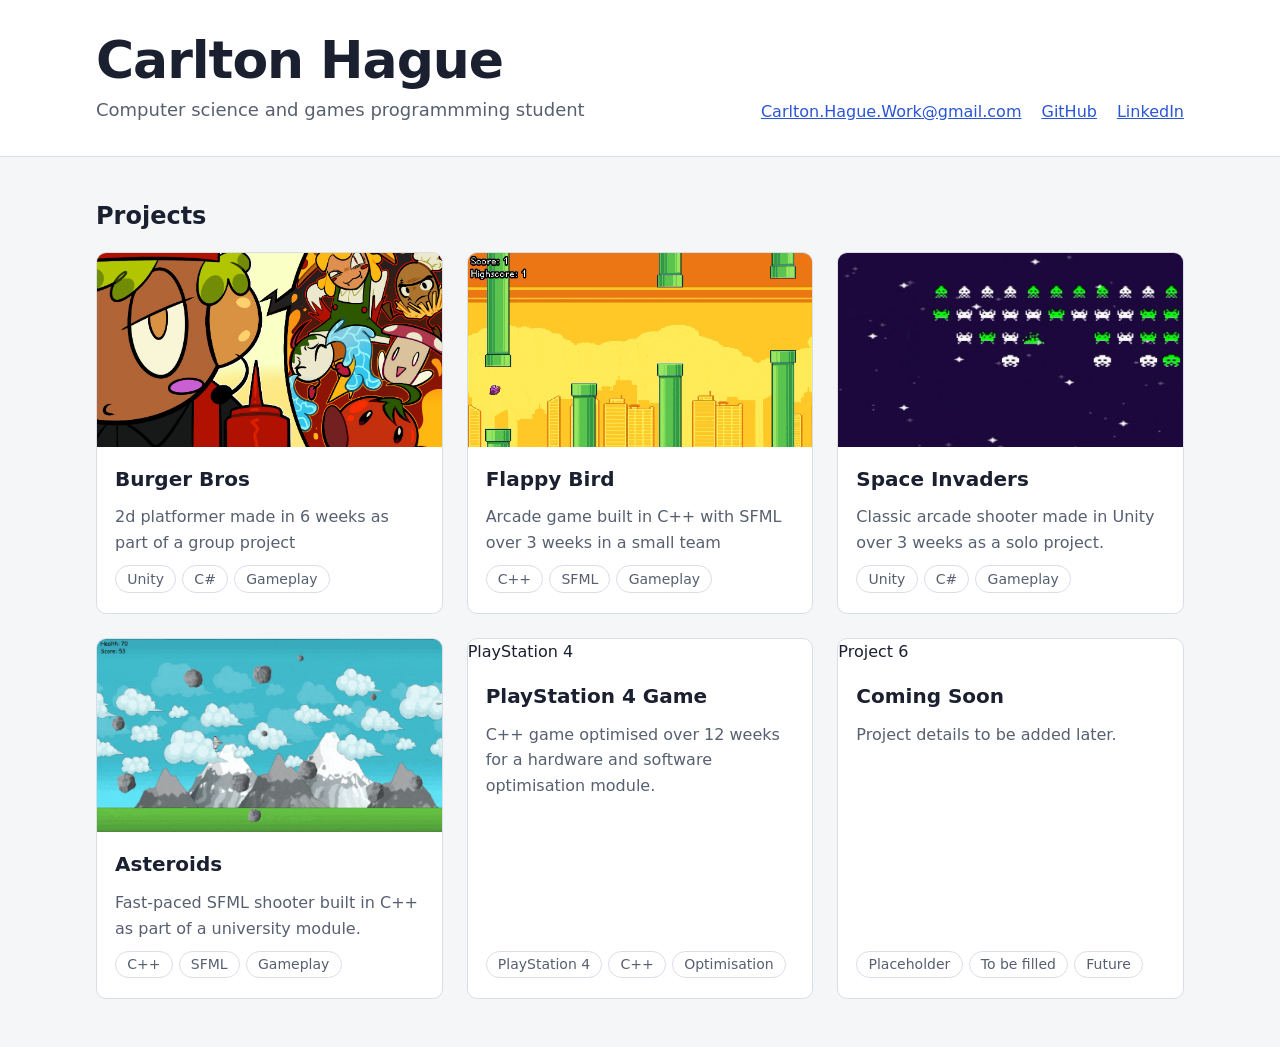
<file: index.html>
<!DOCTYPE html>
<html lang="en">
<head>
  <meta charset="utf-8">
  <meta name="viewport" content="width=device-width, initial-scale=1">
  <title>Carlton Hague | Games Programmer</title>
  <meta name="description" content="Games programming and software portfolio of Carlton Hague.">
  <link rel="stylesheet" href="style.css">
</head>
<body>
<header class="site-header">
  <div class="wrap">
    <div>
      <h1>Carlton Hague</h1>
      <p class="tagline">Computer science and games programmming student</p>
    </div>
    <ul class="contact">
      <li><a href="mailto:Carlton.Hague.Work@gmail.com">Carlton.Hague.Work@gmail.com</a></li>
      <li><a href="https://github.com/CarltonHague">GitHub</a></li>
      <li><a href="https://www.linkedin.com/in/carlton-hague/">LinkedIn</a></li>
    </ul>
  </div>
</header>

<main class="wrap">
  <h2>Projects</h2>
  <ul class="projects">
    <li class="card">
      <div class="card-media">
        <img class="project-preview" src="images/M_1pa4.jpg" alt="Screenshot of Project One" width="1280" height="720" loading="lazy" data-static="images/M_1pa4.jpg" data-hover="images/M_1pa4.jpg">
      </div>
      <div class="card-body">
        <h3><a href="projects/project-one.html">Burger Bros</a></h3>
        <p>2d platformer made in 6 weeks as part of a group project</p>
        <ul class="tags"><li>Unity</li><li>C#</li><li>Gameplay</li></ul>
      </div>
    </li>

    <li class="card">
      <div class="card-media">
        <img class="project-preview" src="Videos/FlappyGif.gif" alt="Flappy Bird gameplay gif" width="1280" height="720" loading="lazy" data-static="Videos/FlappyGif.gif" data-hover="Videos/FlappyGif.gif">
      </div>
      <div class="card-body">
        <h3><a href="projects/project-two.html">Flappy Bird</a></h3>
        <p>Arcade game built in C++ with SFML over 3 weeks in a small team</p>
        <ul class="tags"><li>C++</li><li>SFML</li><li>Gameplay</li></ul>
      </div>
    </li>

    <li class="card">
      <div class="card-media">
        <img class="project-preview" src="Videos/Space%20Invader.gif" alt="Space Invaders gameplay gif" width="1280" height="720" loading="lazy" data-static="Videos/Space%20Invader.gif" data-hover="Videos/Space%20Invader.gif">
      </div>
      <div class="card-body">
        <h3><a href="projects/project-three.html">Space Invaders</a></h3>
        <p>Classic arcade shooter made in Unity over 3 weeks as a solo project.</p>
        <ul class="tags"><li>Unity</li><li>C#</li><li>Gameplay</li></ul>
      </div>
    </li>

    <li class="card">
      <div class="card-media">
        <img class="project-preview" src="Videos/ShipGame.gif" alt="Asteroids gameplay gif" width="1280" height="720" loading="lazy" data-static="Videos/ShipGame.gif" data-hover="Videos/ShipGame.gif">
      </div>
      <div class="card-body">
        <h3><a href="projects/project-four.html">Asteroids</a></h3>
        <p>Fast-paced SFML shooter built in C++ as part of a university module.</p>
        <ul class="tags"><li>C++</li><li>SFML</li><li>Gameplay</li></ul>
      </div>
    </li>

    <li class="card">
      <div class="card-media placeholder-media" aria-label="PlayStation 4 game project">
        <div class="placeholder-text">PlayStation 4</div>
      </div>
      <div class="card-body">
        <h3><a href="projects/project-five.html">PlayStation 4 Game</a></h3>
        <p>C++ game optimised over 12 weeks for a hardware and software optimisation module.</p>
        <ul class="tags"><li>PlayStation 4</li><li>C++</li><li>Optimisation</li></ul>
      </div>
    </li>

    <li class="card">
      <div class="card-media placeholder-media" aria-label="Project placeholder image">
        <div class="placeholder-text">Project 6</div>
      </div>
      <div class="card-body">
        <h3><a href="#">Coming Soon</a></h3>
        <p>Project details to be added later.</p>
        <ul class="tags"><li>Placeholder</li><li>To be filled</li><li>Future</li></ul>
      </div>
    </li>
  </ul>
</main>

<script>
  const previews = document.querySelectorAll('.project-preview');

  previews.forEach((preview) => {
    const staticSrc = preview.dataset.static || preview.src;
    const hoverSrc = preview.dataset.hover || preview.src;

    preview.addEventListener('mouseenter', () => {
      preview.src = hoverSrc;
    });

    preview.addEventListener('mouseleave', () => {
      preview.src = staticSrc;
    });
  });
</script>

</body>
</html>
</file>
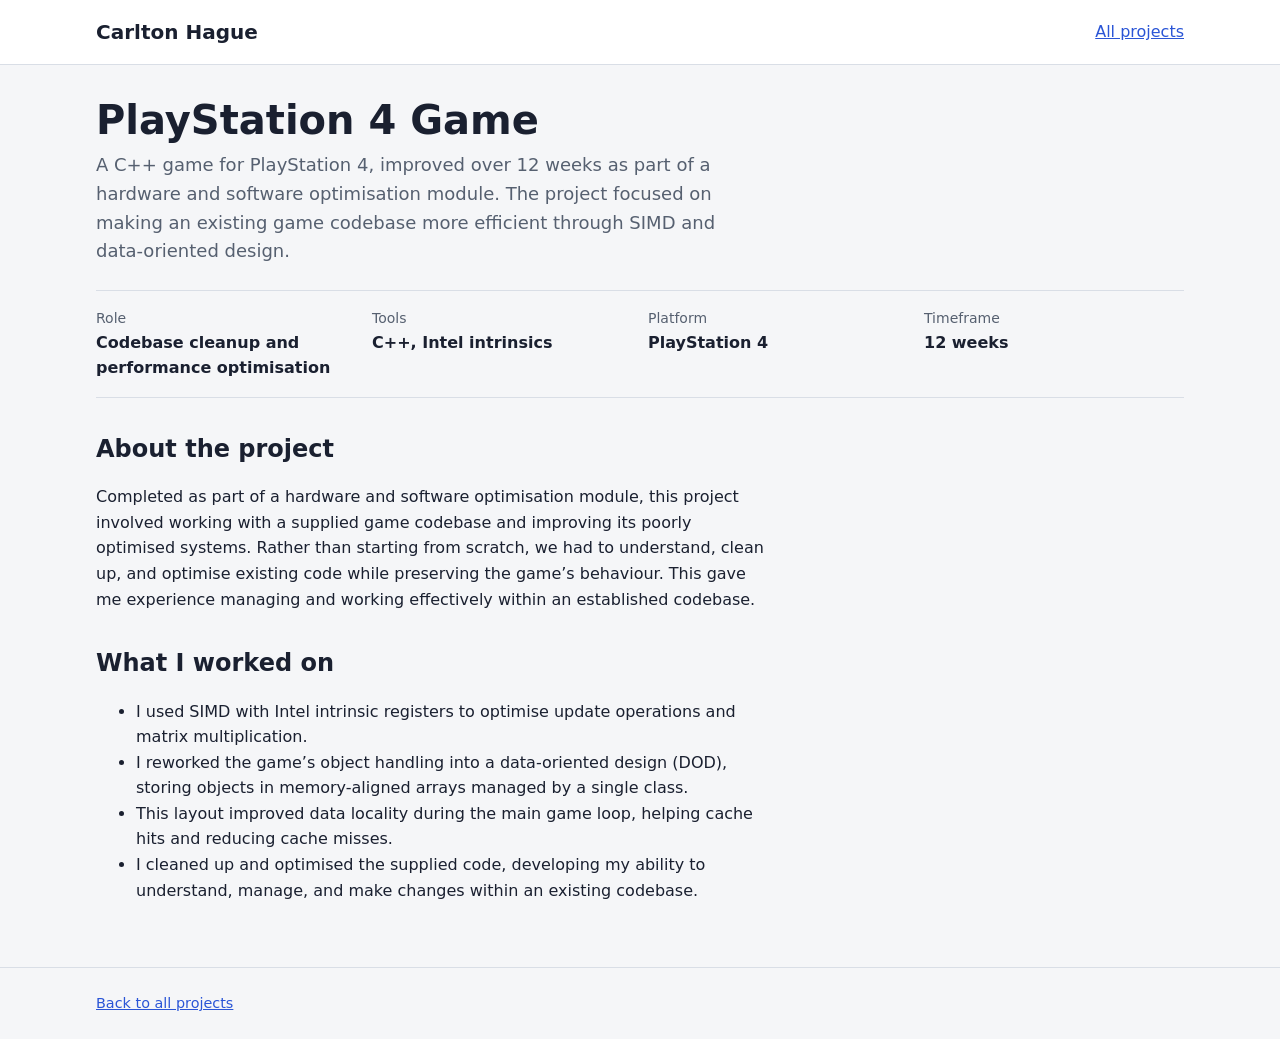
<file: projects/project-five.html>
<!DOCTYPE html>
<html lang="en">
<head>
  <meta charset="utf-8">
  <meta name="viewport" content="width=device-width, initial-scale=1">
  <title>PlayStation 4 Game | Carlton Hague</title>
  <meta name="description" content="A C++ PlayStation 4 game optimised over 12 weeks using SIMD and data-oriented design as part of a hardware and software optimisation module.">
  <link rel="stylesheet" href="../style.css">
</head>
<body>
<header class="site-header compact">
  <div class="wrap">
    <a class="name" href="../index.html">Carlton Hague</a>
    <a href="../index.html">All projects</a>
  </div>
</header>

<main class="wrap project">
  <h1>PlayStation 4 Game</h1>
  <p class="summary">A C++ game for PlayStation 4, improved over 12 weeks as part of a hardware and software optimisation module. The project focused on making an existing game codebase more efficient through SIMD and data-oriented design.</p>

  <dl class="facts">
    <div><dt>Role</dt><dd>Codebase cleanup and performance optimisation</dd></div>
    <div><dt>Tools</dt><dd>C++, Intel intrinsics</dd></div>
    <div><dt>Platform</dt><dd>PlayStation 4</dd></div>
    <div><dt>Timeframe</dt><dd>12 weeks</dd></div>
  </dl>

  <section class="prose">
    <h2>About the project</h2>
    <p>Completed as part of a hardware and software optimisation module, this project involved working with a supplied game codebase and improving its poorly optimised systems. Rather than starting from scratch, we had to understand, clean up, and optimise existing code while preserving the game’s behaviour. This gave me experience managing and working effectively within an established codebase.</p>

    <h2>What I worked on</h2>
    <ul>
      <li>I used SIMD with Intel intrinsic registers to optimise update operations and matrix multiplication.</li>
      <li>I reworked the game’s object handling into a data-oriented design (DOD), storing objects in memory-aligned arrays managed by a single class.</li>
      <li>This layout improved data locality during the main game loop, helping cache hits and reducing cache misses.</li>
      <li>I cleaned up and optimised the supplied code, developing my ability to understand, manage, and make changes within an existing codebase.</li>
    </ul>
  </section>
</main>

<footer class="site-footer">
  <div class="wrap"><a href="../index.html">Back to all projects</a></div>
</footer>
</body>
</html>
</file>
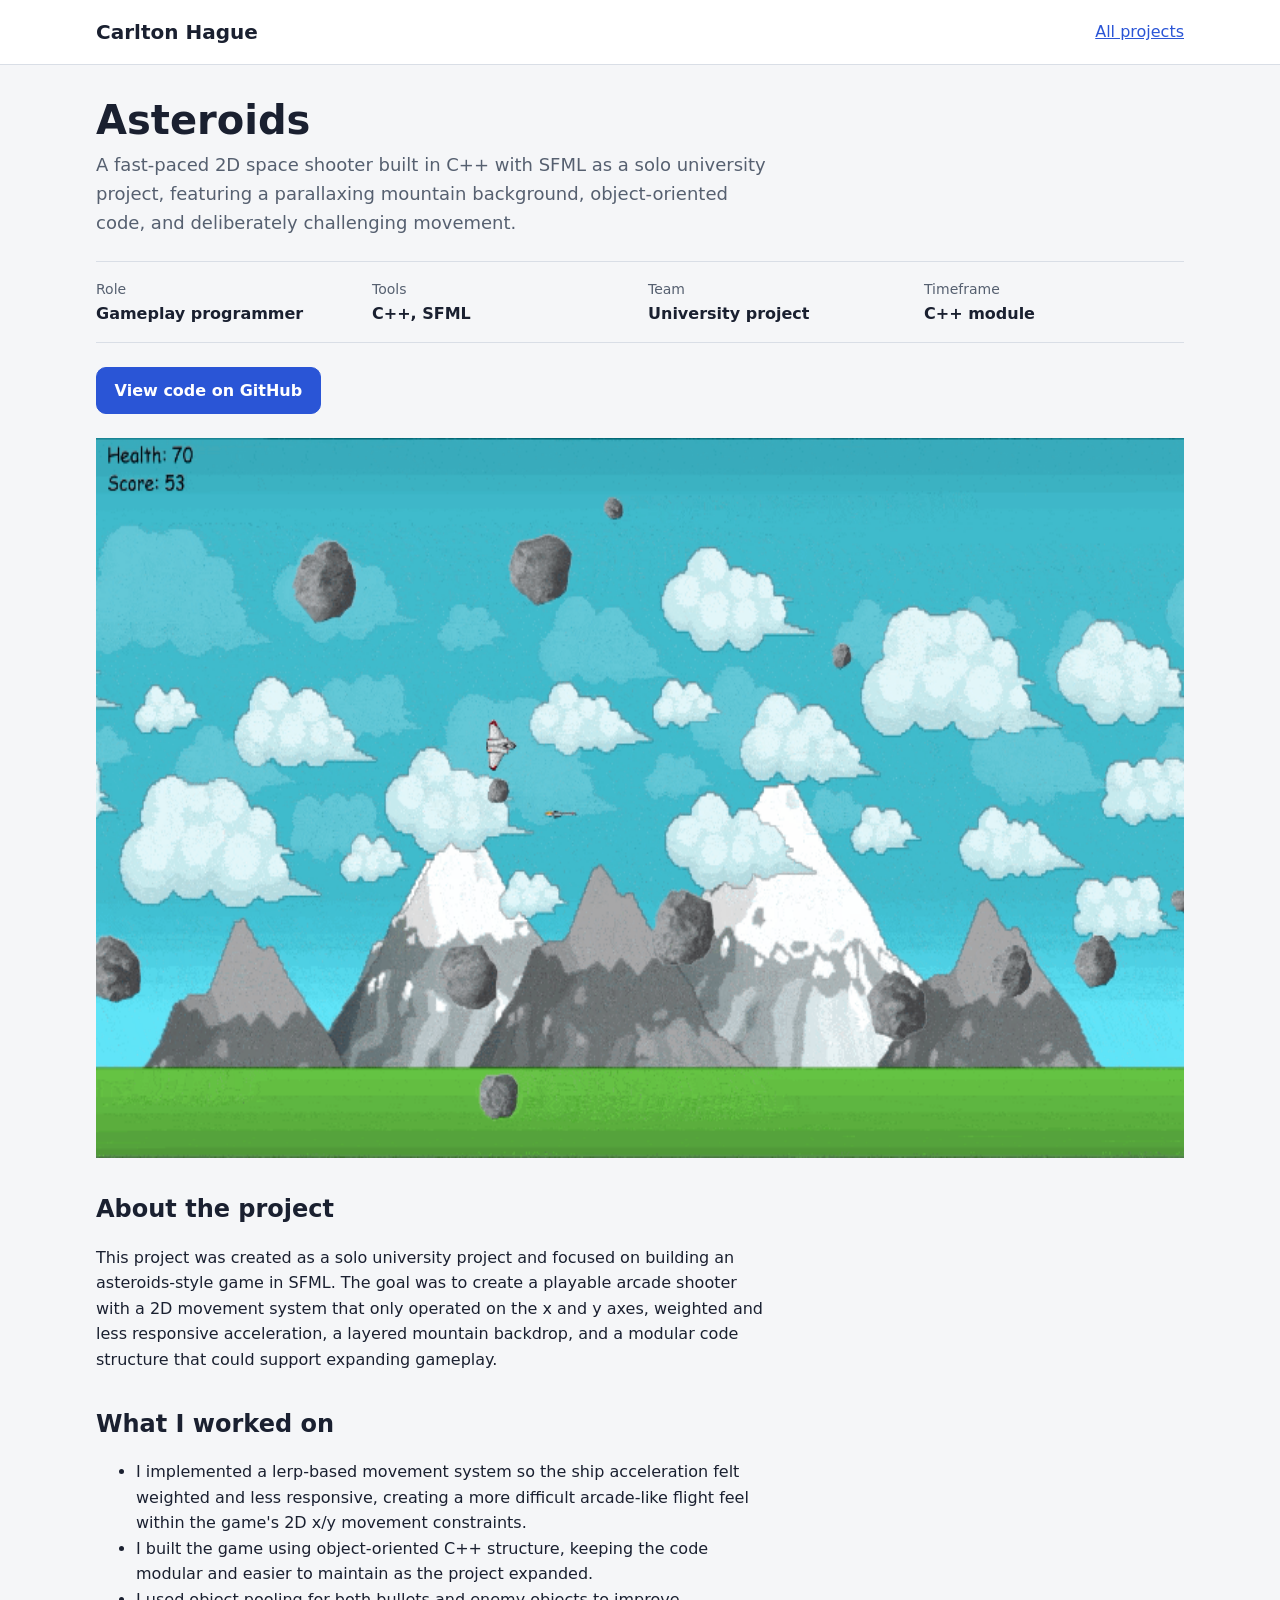
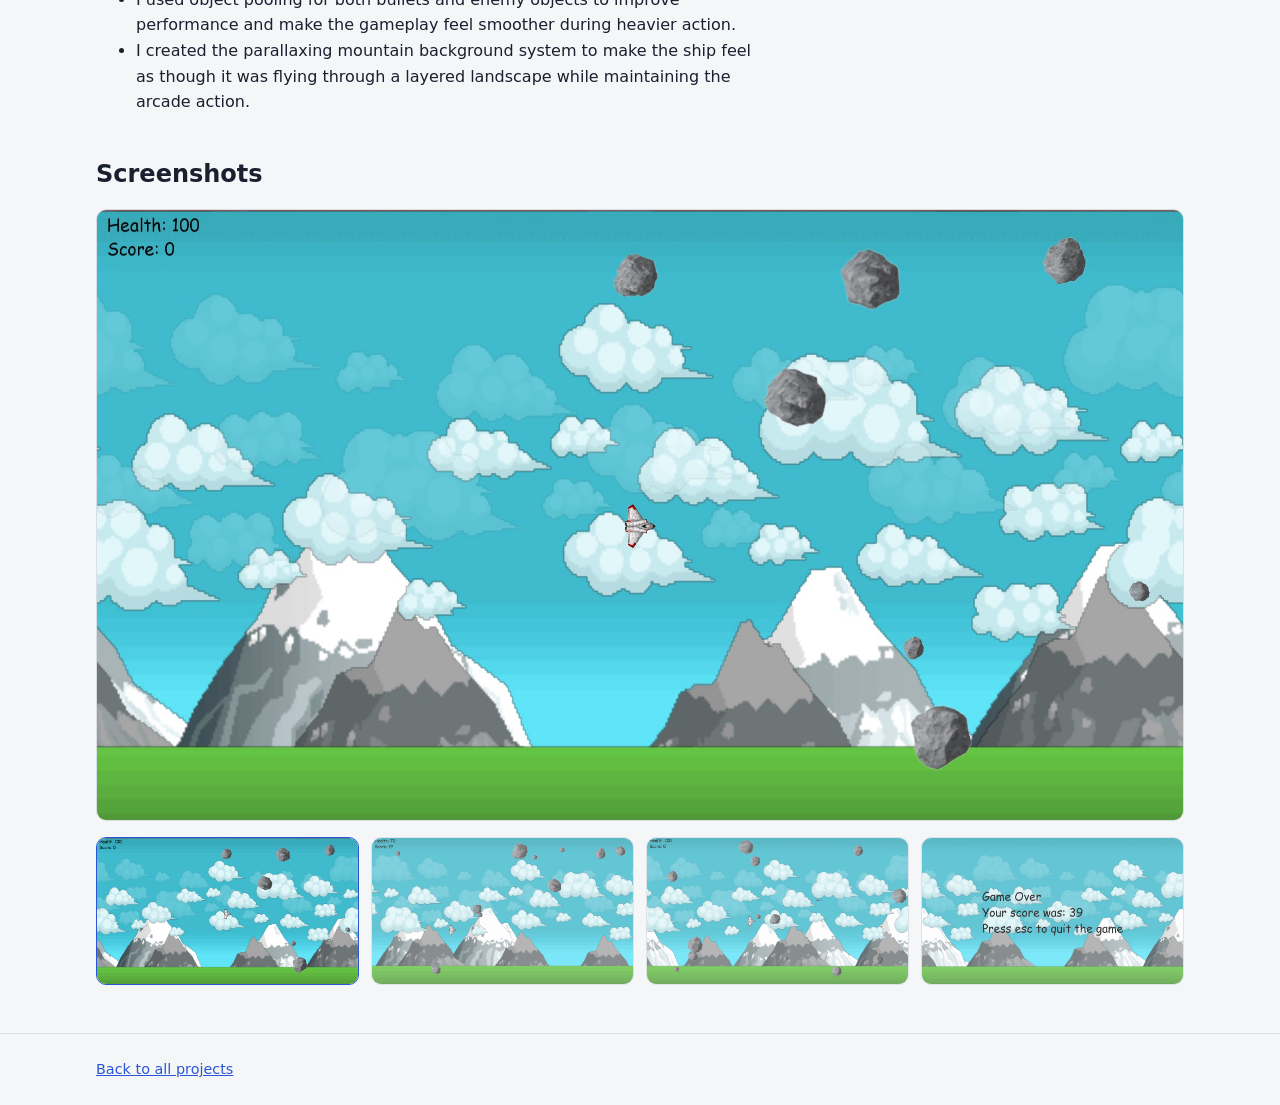
<file: projects/project-four.html>
<!DOCTYPE html>
<html lang="en">
<head>
  <meta charset="utf-8">
  <meta name="viewport" content="width=device-width, initial-scale=1">
  <title>Asteroids | Carlton Hague</title>
  <meta name="description" content="A fast-paced asteroids-inspired SFML game built in C++ as a solo university project, with a 2D movement system and a parallaxing mountain backdrop.">
  <link rel="stylesheet" href="../style.css">
</head>
<body>
<header class="site-header compact">
  <div class="wrap">
    <a class="name" href="../index.html">Carlton Hague</a>
    <a href="../index.html">All projects</a>
  </div>
</header>

<main class="wrap project">
  <h1>Asteroids</h1>
  <p class="summary">A fast-paced 2D space shooter built in C++ with SFML as a solo university project, featuring a parallaxing mountain background, object-oriented code, and deliberately challenging movement.</p>

  <dl class="facts">
    <div><dt>Role</dt><dd>Gameplay programmer</dd></div>
    <div><dt>Tools</dt><dd>C++, SFML</dd></div>
    <div><dt>Team</dt><dd>University project</dd></div>
    <div><dt>Timeframe</dt><dd>C++ module</dd></div>
  </dl>

  <div class="actions">
    <a class="button" href="https://github.com/CarltonHague/Asteroids">View code on GitHub</a>
  </div>

  <div class="video">
    <img src="../Videos/ShipGame.gif" alt="Asteroids game gif showing ship movement and asteroid gameplay" width="1280" height="720" loading="lazy">
  </div>

  <section class="prose">
    <h2>About the project</h2>
    <p>This project was created as a solo university project and focused on building an asteroids-style game in SFML. The goal was to create a playable arcade shooter with a 2D movement system that only operated on the x and y axes, weighted and less responsive acceleration, a layered mountain backdrop, and a modular code structure that could support expanding gameplay.</p>

    <h2>What I worked on</h2>
    <ul>
      <li>I implemented a lerp-based movement system so the ship acceleration felt weighted and less responsive, creating a more difficult arcade-like flight feel within the game's 2D x/y movement constraints.</li>
      <li>I built the game using object-oriented C++ structure, keeping the code modular and easier to maintain as the project expanded.</li>
      <li>I used object pooling for both bullets and enemy objects to improve performance and make the gameplay feel smoother during heavier action.</li>
      <li>I created the parallaxing mountain background system to make the ship feel as though it was flying through a layered landscape while maintaining the arcade action.</li>
    </ul>
  </section>

  <section>
    <h2>Screenshots</h2>

    <div class="gallery-shell">
      <button class="feature-stage" id="featured-stage" type="button" aria-label="Open enlarged screenshot view">
        <img id="featured-image" src="../images/ship1.jpg" alt="Asteroids title screen and gameplay view" width="1280" height="720" loading="lazy">
      </button>

      <div class="gallery-thumbs" aria-label="Project screenshots">
        <button class="thumb is-active" type="button" data-index="0" aria-label="Show screenshot 1">
          <img src="../images/ship1.jpg" alt="Screenshot 1 thumbnail" width="1280" height="720" loading="lazy">
        </button>
        <button class="thumb" type="button" data-index="1" aria-label="Show screenshot 2">
          <img src="../images/Screenshot%202026-10-29%20223026.png" alt="Screenshot 2 thumbnail" width="1280" height="720" loading="lazy">
        </button>
        <button class="thumb" type="button" data-index="2" aria-label="Show screenshot 3">
          <img src="../images/Screenshot%202026-10-29%20223122.png" alt="Screenshot 3 thumbnail" width="1280" height="720" loading="lazy">
        </button>
        <button class="thumb" type="button" data-index="3" aria-label="Show screenshot 4">
          <img src="../images/ending%20screen%20ship.jpg" alt="Screenshot 4 thumbnail" width="1280" height="720" loading="lazy">
        </button>
      </div>
    </div>
  </section>
</main>

<div class="lightbox" id="gallery-lightbox" aria-hidden="true">
  <div class="lightbox-panel">
    <button class="lightbox-close" type="button" aria-label="Close enlarged screenshot">×</button>
    <img id="lightbox-image" src="../images/ship1.jpg" alt="Enlarged Asteroids screenshot">
  </div>
</div>

<footer class="site-footer">
  <div class="wrap"><a href="../index.html">Back to all projects</a></div>
</footer>

<script>
  const images = [
    '../images/ship1.jpg',
    '../images/Screenshot%202026-10-29%20223026.png',
    '../images/Screenshot%202026-10-29%20223122.png',
    '../images/ending%20screen%20ship.jpg'
  ];

  const featuredImage = document.getElementById('featured-image');
  const featuredStage = document.getElementById('featured-stage');
  const thumbs = document.querySelectorAll('.thumb');
  const lightbox = document.getElementById('gallery-lightbox');
  const lightboxImage = document.getElementById('lightbox-image');
  const closeButton = document.querySelector('.lightbox-close');
  let activeIndex = 0;
  let cycleTimer;

  function renderFeatured(index) {
    activeIndex = index;
    featuredImage.src = images[index];
    featuredImage.alt = `Asteroids screenshot ${index + 1}`;

    thumbs.forEach((thumb, thumbIndex) => {
      thumb.classList.toggle('is-active', thumbIndex === index);
    });
  }

  function nextFeatured() {
    const nextIndex = (activeIndex + 1) % images.length;
    renderFeatured(nextIndex);
  }

  function startCycle() {
    clearInterval(cycleTimer);
    cycleTimer = setInterval(nextFeatured, 3500);
  }

  thumbs.forEach((thumb) => {
    thumb.addEventListener('click', () => {
      renderFeatured(Number(thumb.dataset.index));
      startCycle();
    });
  });

  featuredStage.addEventListener('click', () => {
    lightboxImage.src = images[activeIndex];
    lightboxImage.alt = `Enlarged Asteroids screenshot ${activeIndex + 1}`;
    lightbox.classList.add('is-open');
    lightbox.setAttribute('aria-hidden', 'false');
    clearInterval(cycleTimer);
  });

  function closeLightbox() {
    lightbox.classList.remove('is-open');
    lightbox.setAttribute('aria-hidden', 'true');
    startCycle();
  }

  closeButton.addEventListener('click', closeLightbox);

  lightbox.addEventListener('click', (event) => {
    if (event.target === lightbox) {
      closeLightbox();
    }
  });

  document.addEventListener('keydown', (event) => {
    if (event.key === 'Escape' && lightbox.classList.contains('is-open')) {
      closeLightbox();
    }
  });

  renderFeatured(0);
  startCycle();
</script>
</body>
</html>
</file>
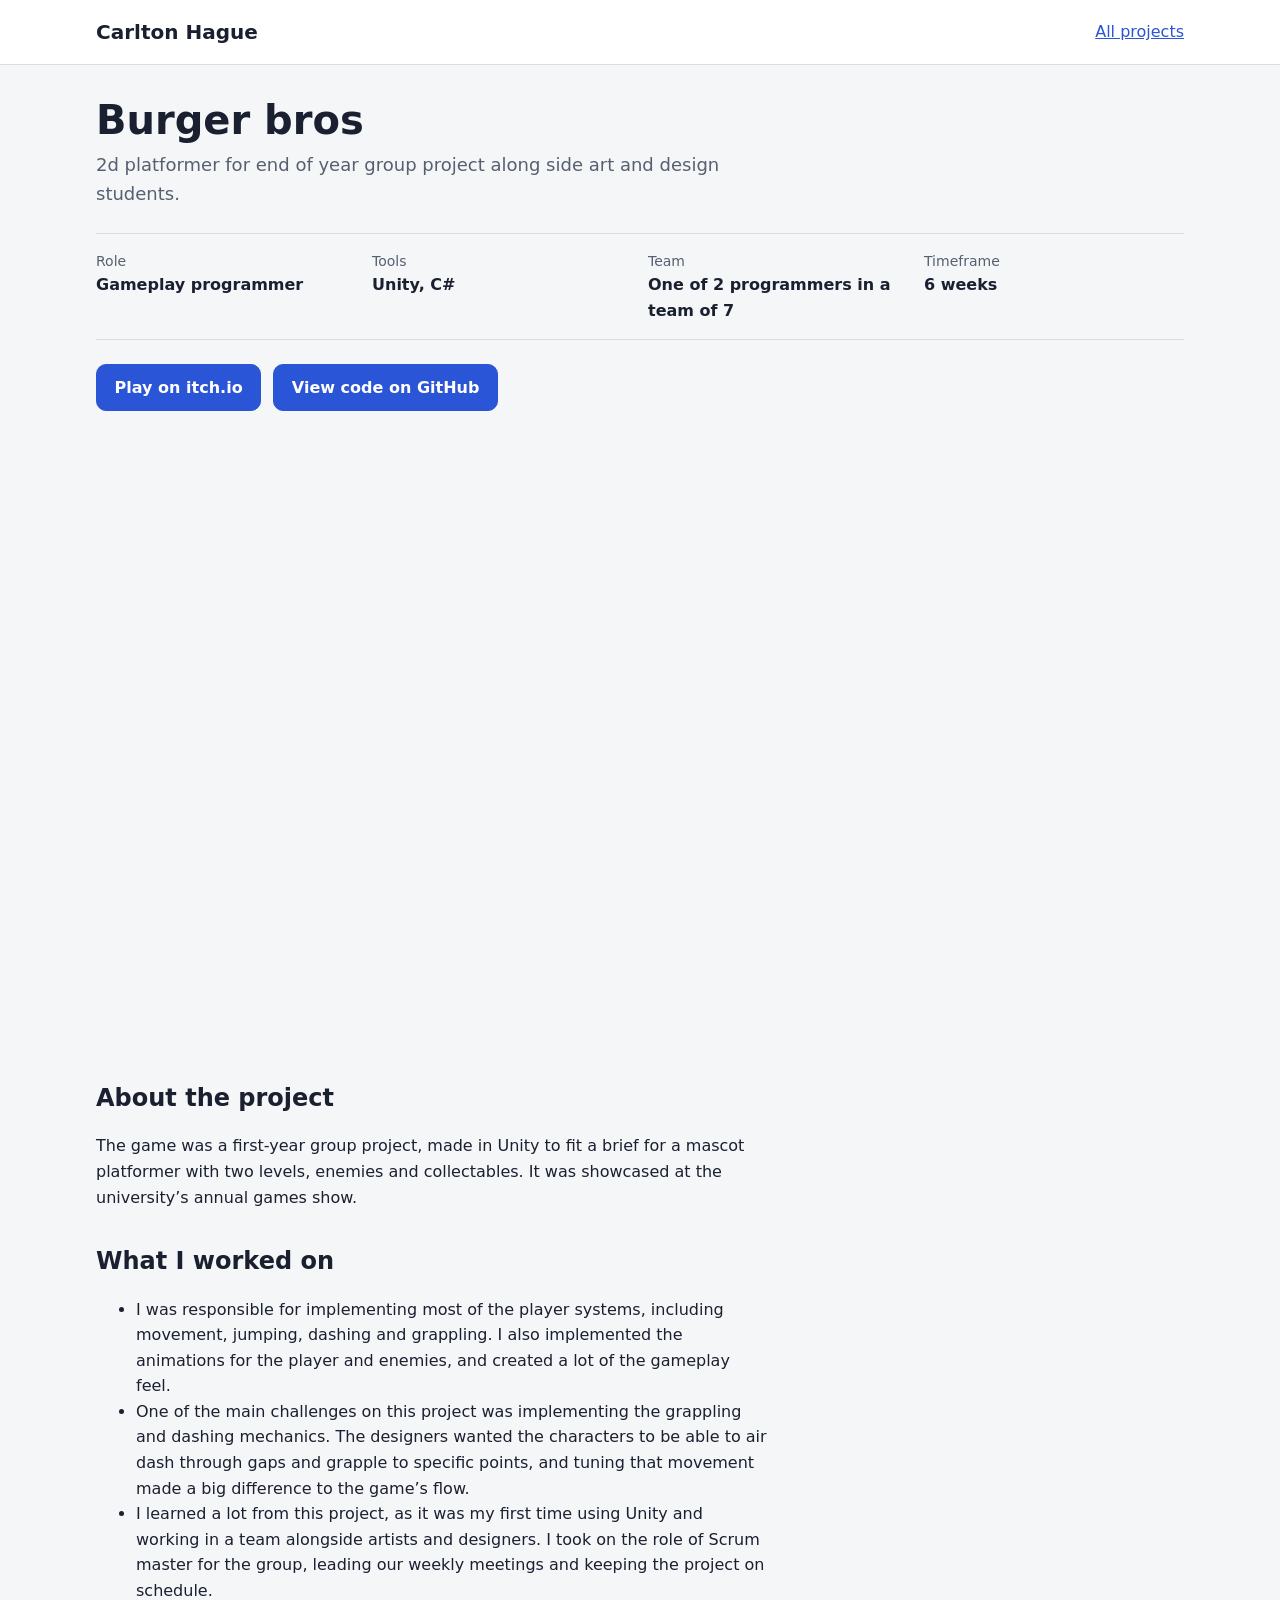
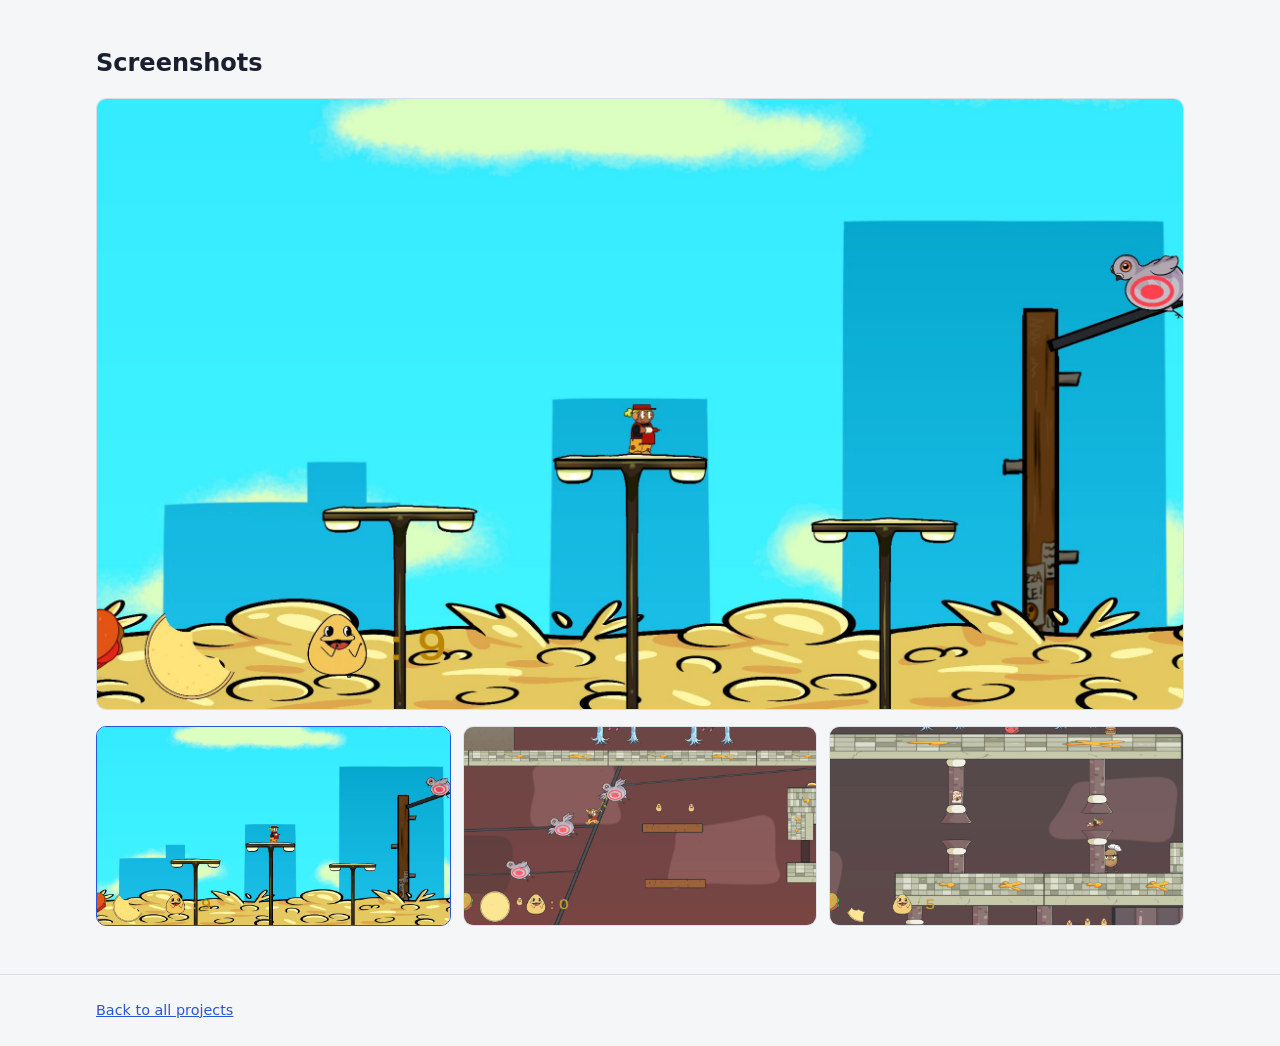
<file: projects/project-one.html>
<!DOCTYPE html>
<html lang="en">
<head>
  <meta charset="utf-8">
  <meta name="viewport" content="width=device-width, initial-scale=1">
  <title>Burger bros | Carlton Hague</title>
  <meta name="description" content="One or two sentences on what the game is and what you built for it.">
  <link rel="stylesheet" href="../style.css">
</head>
<body>
<header class="site-header compact">
  <div class="wrap">
    <a class="name" href="../index.html">Carlton Hague</a>
    <a href="../index.html">All projects</a>
  </div>
</header>

<main class="wrap project">
  <h1>Burger bros</h1>
  <p class="summary">2d platformer for end of year group project along side art and design students.</p>

  <dl class="facts">
    <div><dt>Role</dt><dd>Gameplay programmer</dd></div>
    <div><dt>Tools</dt><dd>Unity, C#</dd></div>
    <div><dt>Team</dt><dd>One of 2 programmers in a team of 7</dd></div>
    <div><dt>Timeframe</dt><dd>6 weeks</dd></div>
  </dl>

  <div class="actions">
    <a class="button" href="https://k-dawgg-code.itch.io/burger-2-electric-boogaloo-fully-loaded">Play on itch.io</a>
    <a class="button" href="https://github.com/CarltonHague/Burger_Bros">View code on GitHub</a>
  </div>

  <div class="video">
    <iframe
      width="1280" height="720"
      src="https://www.youtube.com/embed/oDZpkmw3TWg?autoplay=1&mute=1&loop=1&playlist=oDZpkmw3TWg&playsinline=1"
      title="Gameplay trailer"
      frameborder="0"
      allow="autoplay; encrypted-media; picture-in-picture"
      allowfullscreen
      loading="lazy">
    </iframe>
  </div>

  <section class="prose">
    <h2>About the project</h2>
    <p>The game was a first-year group project, made in Unity to fit a brief for a mascot platformer with two levels, enemies and collectables. It was showcased at the university’s annual games show.</p>
    <h2>What I worked on</h2>
    <ul>
      <li>I was responsible for implementing most of the player systems, including movement, jumping, dashing and grappling. I also implemented the animations for the player and enemies, and created a lot of the gameplay feel.</li>
      <li>One of the main challenges on this project was implementing the grappling and dashing mechanics. The designers wanted the characters to be able to air dash through gaps and grapple to specific points, and tuning that movement made a big difference to the game’s flow.</li>
      <li>I learned a lot from this project, as it was my first time using Unity and working in a team alongside artists and designers. I took on the role of Scrum master for the group, leading our weekly meetings and keeping the project on schedule.</li>
    </ul>
  </section>

  <section>
    <h2>Screenshots</h2>

    <div class="gallery-shell">
      <button class="feature-stage" id="featured-stage" type="button" aria-label="Open enlarged screenshot view">
        <img id="featured-image" src="../images/Screenshot012.jpg" alt="Burger Bros screenshot preview" width="1280" height="720" loading="lazy">
      </button>

      <div class="gallery-thumbs" aria-label="Project screenshots">
        <button class="thumb is-active" type="button" data-index="0" aria-label="Show screenshot 1">
          <img src="../images/Screenshot012.jpg" alt="Screenshot 1 thumbnail" width="1280" height="720" loading="lazy">
        </button>
        <button class="thumb" type="button" data-index="1" aria-label="Show screenshot 2">
          <img src="../images/Screenshot009.jpg" alt="Screenshot 2 thumbnail" width="1280" height="720" loading="lazy">
        </button>
        <button class="thumb" type="button" data-index="2" aria-label="Show screenshot 3">
          <img src="../images/Screenshot010.jpg" alt="Screenshot 3 thumbnail" width="1280" height="720" loading="lazy">
        </button>
      </div>
    </div>
  </section>
</main>

<div class="lightbox" id="gallery-lightbox" aria-hidden="true">
  <div class="lightbox-panel">
    <button class="lightbox-close" type="button" aria-label="Close enlarged screenshot">×</button>
    <img id="lightbox-image" src="../images/Screenshot012.jpg" alt="Enlarged project screenshot">
  </div>
</div>

<footer class="site-footer">
  <div class="wrap"><a href="../index.html">Back to all projects</a></div>
</footer>

<script>
  const images = [
    '../images/Screenshot012.jpg',
    '../images/Screenshot009.jpg',
    '../images/Screenshot010.jpg'
  ];

  const featuredImage = document.getElementById('featured-image');
  const featuredStage = document.getElementById('featured-stage');
  const thumbs = document.querySelectorAll('.thumb');
  const lightbox = document.getElementById('gallery-lightbox');
  const lightboxImage = document.getElementById('lightbox-image');
  const closeButton = document.querySelector('.lightbox-close');
  let activeIndex = 0;
  let cycleTimer;

  function renderFeatured(index) {
    activeIndex = index;
    featuredImage.src = images[index];
    featuredImage.alt = `Burger Bros screenshot ${index + 1}`;

    thumbs.forEach((thumb, thumbIndex) => {
      thumb.classList.toggle('is-active', thumbIndex === index);
    });
  }

  function nextFeatured() {
    const nextIndex = (activeIndex + 1) % images.length;
    renderFeatured(nextIndex);
  }

  function startCycle() {
    clearInterval(cycleTimer);
    cycleTimer = setInterval(nextFeatured, 3500);
  }

  thumbs.forEach((thumb) => {
    thumb.addEventListener('click', () => {
      renderFeatured(Number(thumb.dataset.index));
      startCycle();
    });
  });

  featuredStage.addEventListener('click', () => {
    lightboxImage.src = images[activeIndex];
    lightboxImage.alt = `Enlarged Burger Bros screenshot ${activeIndex + 1}`;
    lightbox.classList.add('is-open');
    lightbox.setAttribute('aria-hidden', 'false');
    clearInterval(cycleTimer);
  });

  function closeLightbox() {
    lightbox.classList.remove('is-open');
    lightbox.setAttribute('aria-hidden', 'true');
    startCycle();
  }

  closeButton.addEventListener('click', closeLightbox);

  lightbox.addEventListener('click', (event) => {
    if (event.target === lightbox) {
      closeLightbox();
    }
  });

  document.addEventListener('keydown', (event) => {
    if (event.key === 'Escape' && lightbox.classList.contains('is-open')) {
      closeLightbox();
    }
  });

  renderFeatured(0);
  startCycle();
</script>
</body>
</html>
</file>
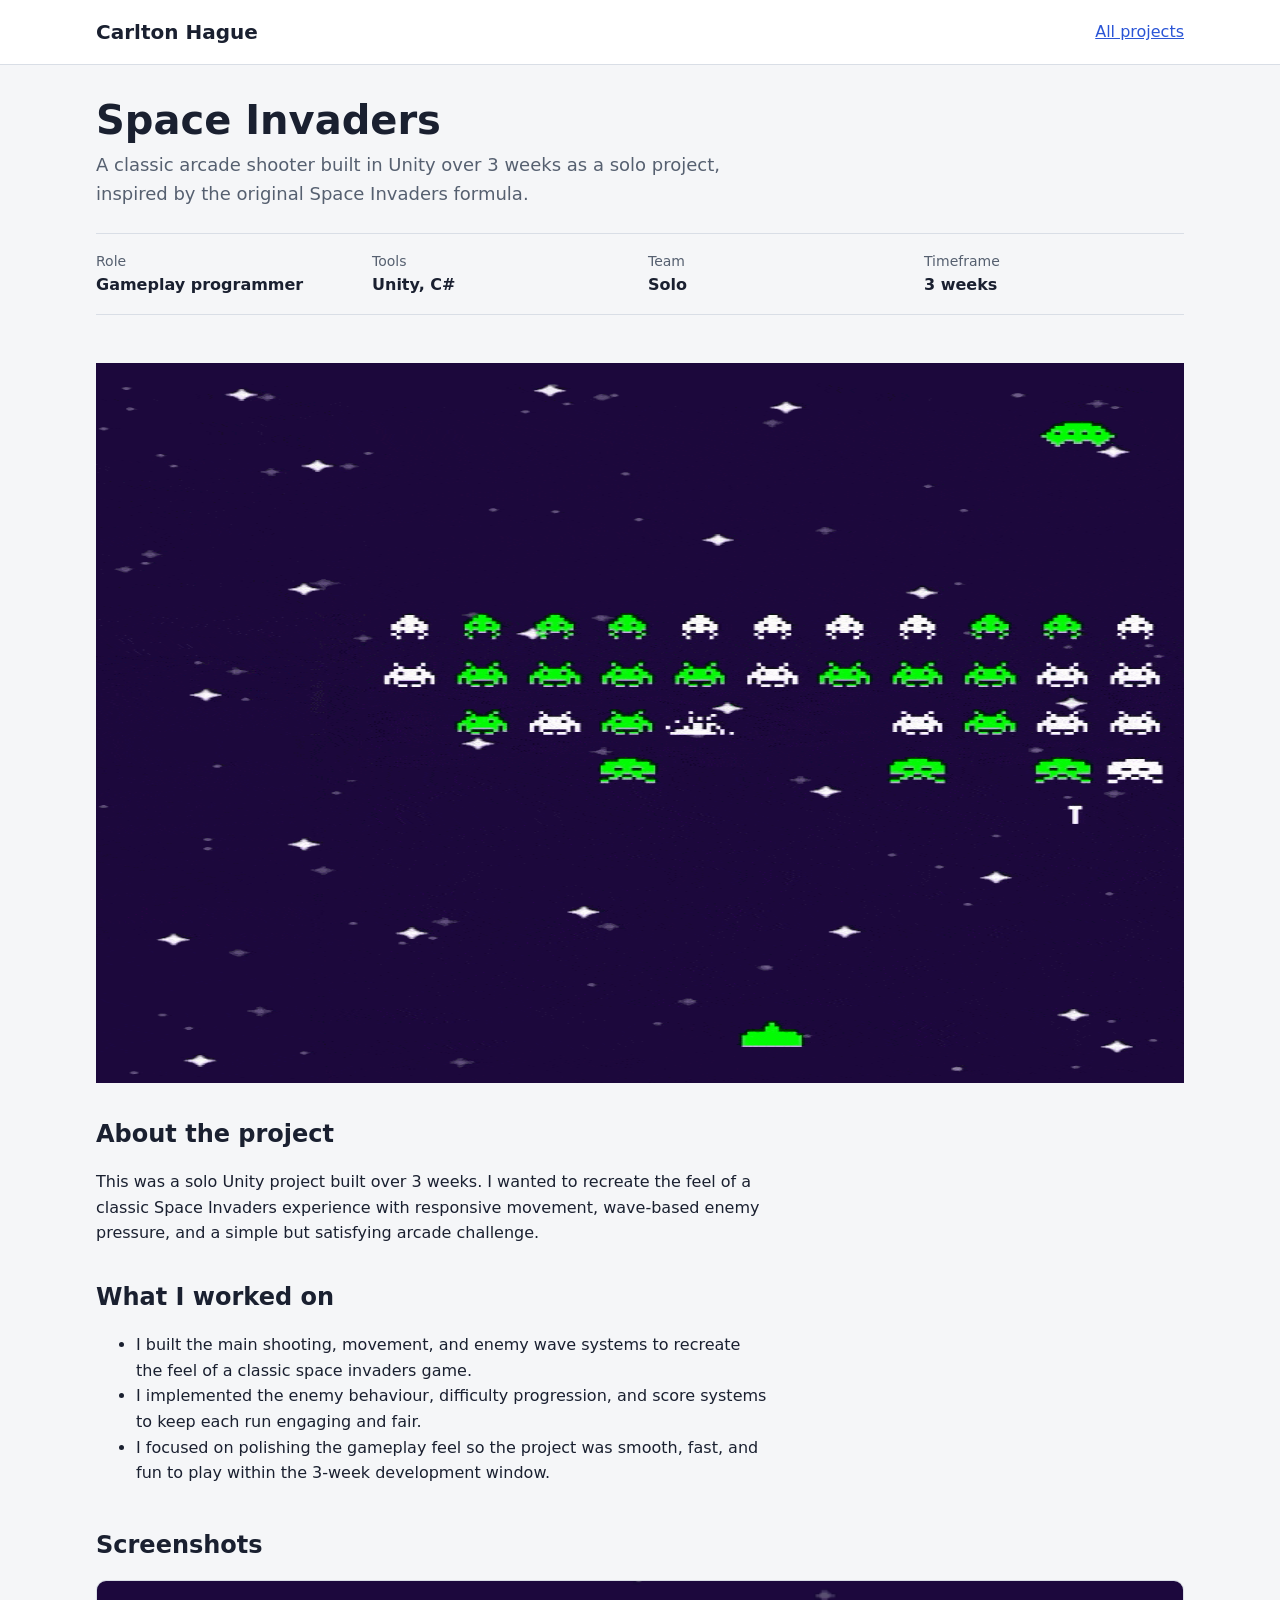
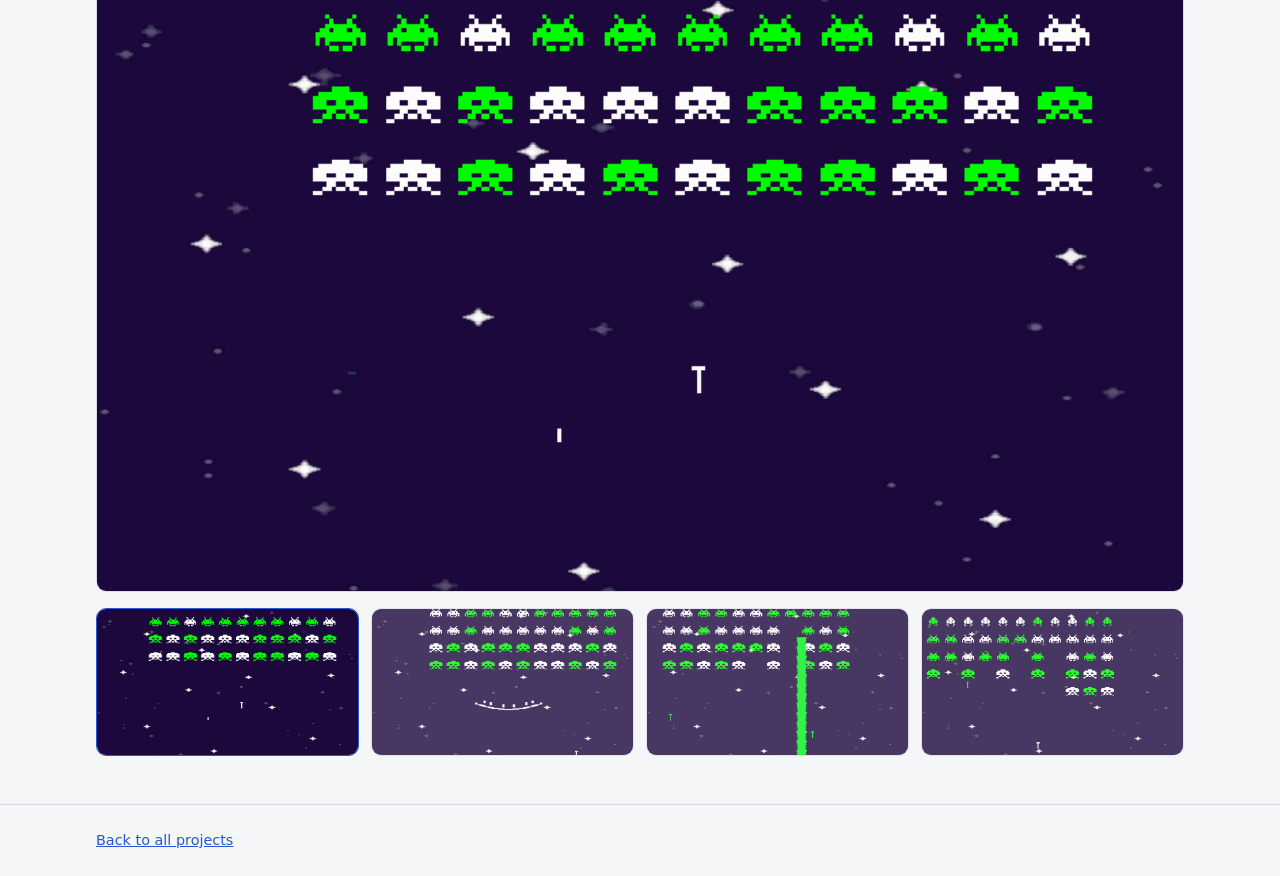
<file: projects/project-three.html>
<!DOCTYPE html>
<html lang="en">
<head>
  <meta charset="utf-8">
  <meta name="viewport" content="width=device-width, initial-scale=1">
  <title>Space Invaders | Carlton Hague</title>
  <meta name="description" content="A classic space invaders style game built in Unity over 3 weeks as a solo project.">
  <link rel="stylesheet" href="../style.css">
</head>
<body>
<header class="site-header compact">
  <div class="wrap">
    <a class="name" href="../index.html">Carlton Hague</a>
    <a href="../index.html">All projects</a>
  </div>
</header>

<main class="wrap project">
  <h1>Space Invaders</h1>
  <p class="summary">A classic arcade shooter built in Unity over 3 weeks as a solo project, inspired by the original Space Invaders formula.</p>

  <dl class="facts">
    <div><dt>Role</dt><dd>Gameplay programmer</dd></div>
    <div><dt>Tools</dt><dd>Unity, C#</dd></div>
    <div><dt>Team</dt><dd>Solo</dd></div>
    <div><dt>Timeframe</dt><dd>3 weeks</dd></div>
  </dl>

  <div class="actions">
  </div>

  <div class="video">
    <img src="../Videos/Space Invader.gif" alt="Space Invaders gameplay gif" width="1280" height="720" loading="lazy">
  </div>

  <section class="prose">
    <h2>About the project</h2>
    <p>This was a solo Unity project built over 3 weeks. I wanted to recreate the feel of a classic Space Invaders experience with responsive movement, wave-based enemy pressure, and a simple but satisfying arcade challenge.</p>

    <h2>What I worked on</h2>
    <ul>
      <li>I built the main shooting, movement, and enemy wave systems to recreate the feel of a classic space invaders game.</li>
      <li>I implemented the enemy behaviour, difficulty progression, and score systems to keep each run engaging and fair.</li>
      <li>I focused on polishing the gameplay feel so the project was smooth, fast, and fun to play within the 3-week development window.</li>
    </ul>
  </section>

  <section>
    <h2>Screenshots</h2>

    <div class="gallery-shell">
      <button class="feature-stage" id="featured-stage" type="button" aria-label="Open enlarged screenshot view">
        <img id="featured-image" src="../images/Space invader Title.png" alt="Space Invaders title screen" width="1280" height="720" loading="lazy">
      </button>

      <div class="gallery-thumbs" aria-label="Project screenshots">
        <button class="thumb is-active" type="button" data-index="0" aria-label="Show screenshot 1">
          <img src="../images/Space invader Title.png" alt="Screenshot 1 thumbnail" width="1280" height="720" loading="lazy">
        </button>
        <button class="thumb" type="button" data-index="1" aria-label="Show screenshot 2">
          <img src="../images/Space invader shot 2.png" alt="Screenshot 2 thumbnail" width="1280" height="720" loading="lazy">
        </button>
        <button class="thumb" type="button" data-index="2" aria-label="Show screenshot 3">
          <img src="../images/Space invader shot 3.png" alt="Screenshot 3 thumbnail" width="1280" height="720" loading="lazy">
        </button>
        <button class="thumb" type="button" data-index="3" aria-label="Show screenshot 4">
          <img src="../images/space invader shot 4.png" alt="Screenshot 4 thumbnail" width="1280" height="720" loading="lazy">
        </button>
      </div>
    </div>
  </section>
</main>

<div class="lightbox" id="gallery-lightbox" aria-hidden="true">
  <div class="lightbox-panel">
    <button class="lightbox-close" type="button" aria-label="Close enlarged screenshot">×</button>
    <img id="lightbox-image" src="../images/Space invader Title.png" alt="Enlarged project screenshot">
  </div>
</div>

<footer class="site-footer">
  <div class="wrap"><a href="../index.html">Back to all projects</a></div>
</footer>

<script>
  const images = [
    '../images/Space invader Title.png',
    '../images/Space invader shot 2.png',
    '../images/Space invader shot 3.png',
    '../images/space invader shot 4.png'
  ];

  const featuredImage = document.getElementById('featured-image');
  const featuredStage = document.getElementById('featured-stage');
  const thumbs = document.querySelectorAll('.thumb');
  const lightbox = document.getElementById('gallery-lightbox');
  const lightboxImage = document.getElementById('lightbox-image');
  const closeButton = document.querySelector('.lightbox-close');
  let activeIndex = 0;
  let cycleTimer;

  function renderFeatured(index) {
    activeIndex = index;
    featuredImage.src = images[index];
    featuredImage.alt = `Space Invaders screenshot ${index + 1}`;

    thumbs.forEach((thumb, thumbIndex) => {
      thumb.classList.toggle('is-active', thumbIndex === index);
    });
  }

  function nextFeatured() {
    const nextIndex = (activeIndex + 1) % images.length;
    renderFeatured(nextIndex);
  }

  function startCycle() {
    clearInterval(cycleTimer);
    cycleTimer = setInterval(nextFeatured, 3500);
  }

  thumbs.forEach((thumb) => {
    thumb.addEventListener('click', () => {
      renderFeatured(Number(thumb.dataset.index));
      startCycle();
    });
  });

  featuredStage.addEventListener('click', () => {
    lightboxImage.src = images[activeIndex];
    lightboxImage.alt = `Enlarged Space Invaders screenshot ${activeIndex + 1}`;
    lightbox.classList.add('is-open');
    lightbox.setAttribute('aria-hidden', 'false');
    clearInterval(cycleTimer);
  });

  function closeLightbox() {
    lightbox.classList.remove('is-open');
    lightbox.setAttribute('aria-hidden', 'true');
    startCycle();
  }

  closeButton.addEventListener('click', closeLightbox);

  lightbox.addEventListener('click', (event) => {
    if (event.target === lightbox) {
      closeLightbox();
    }
  });

  document.addEventListener('keydown', (event) => {
    if (event.key === 'Escape' && lightbox.classList.contains('is-open')) {
      closeLightbox();
    }
  });

  renderFeatured(0);
  startCycle();
</script>
</body>
</html>
</file>
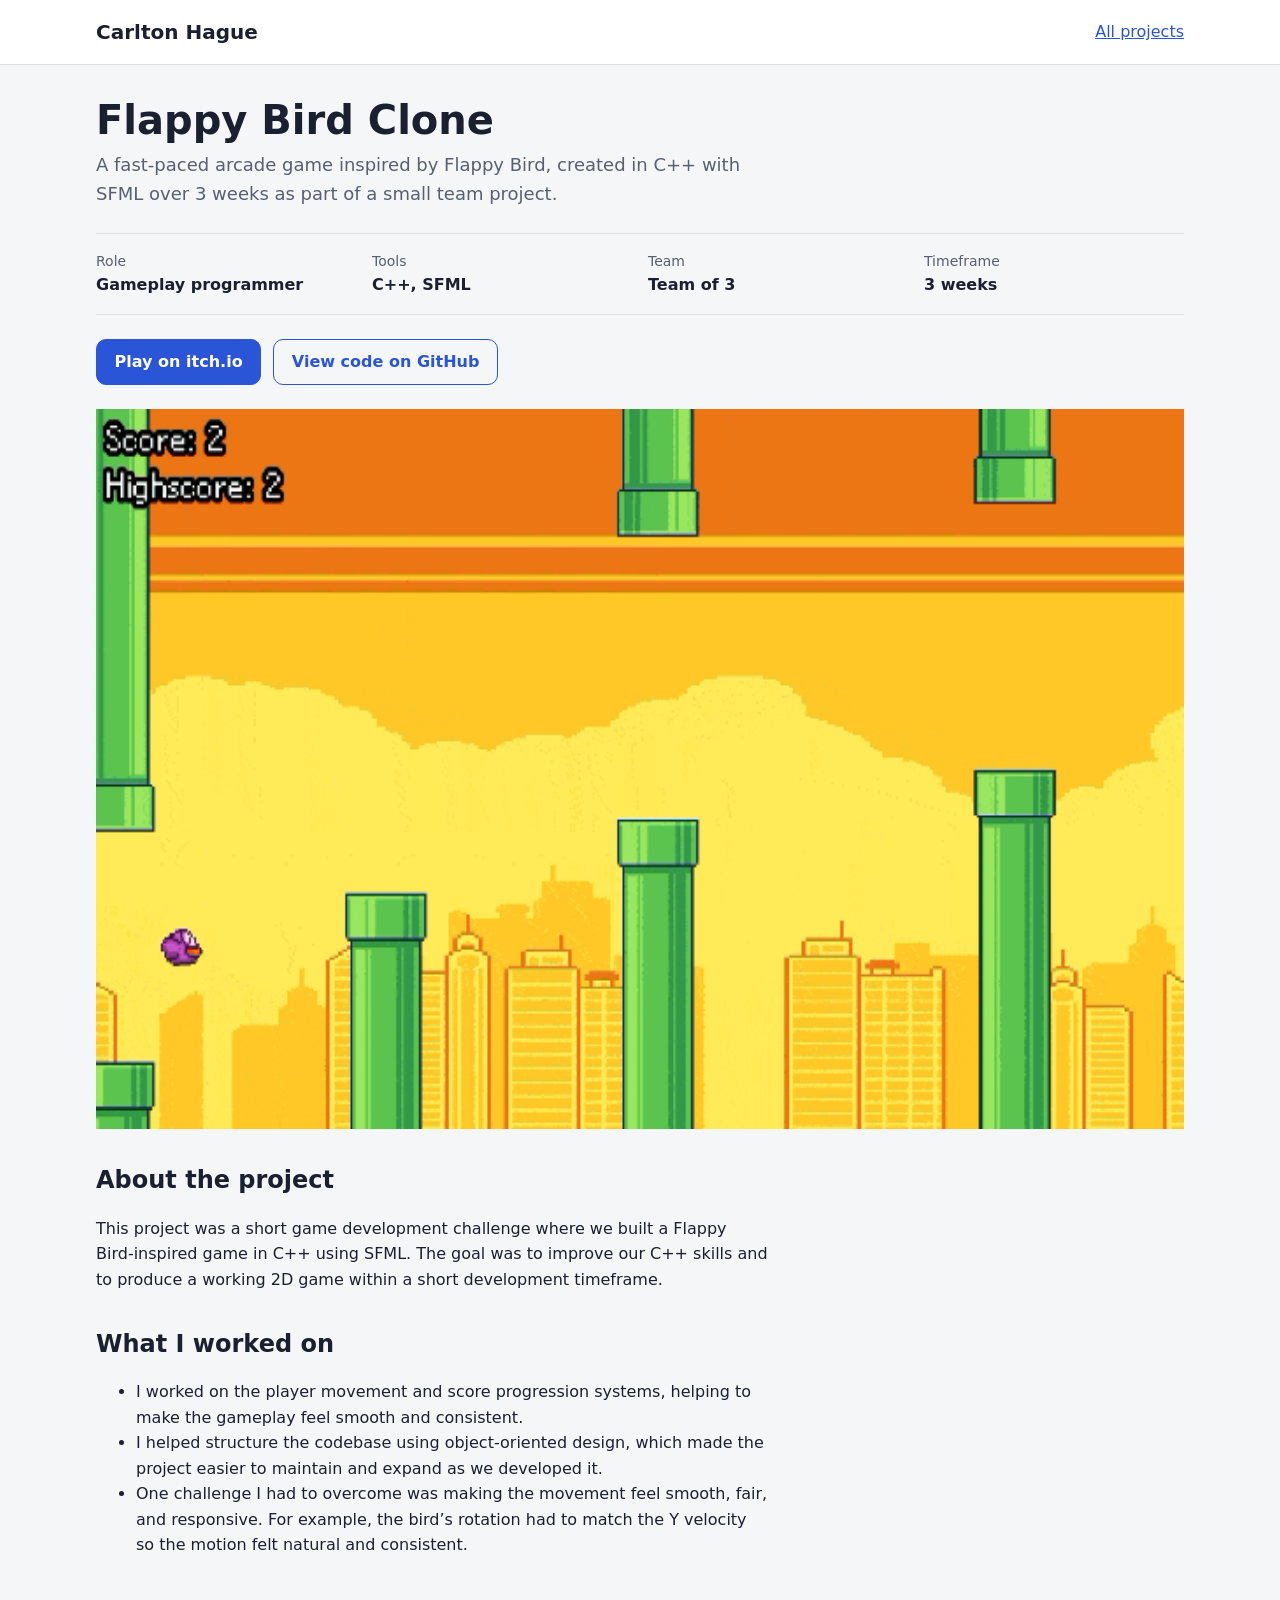
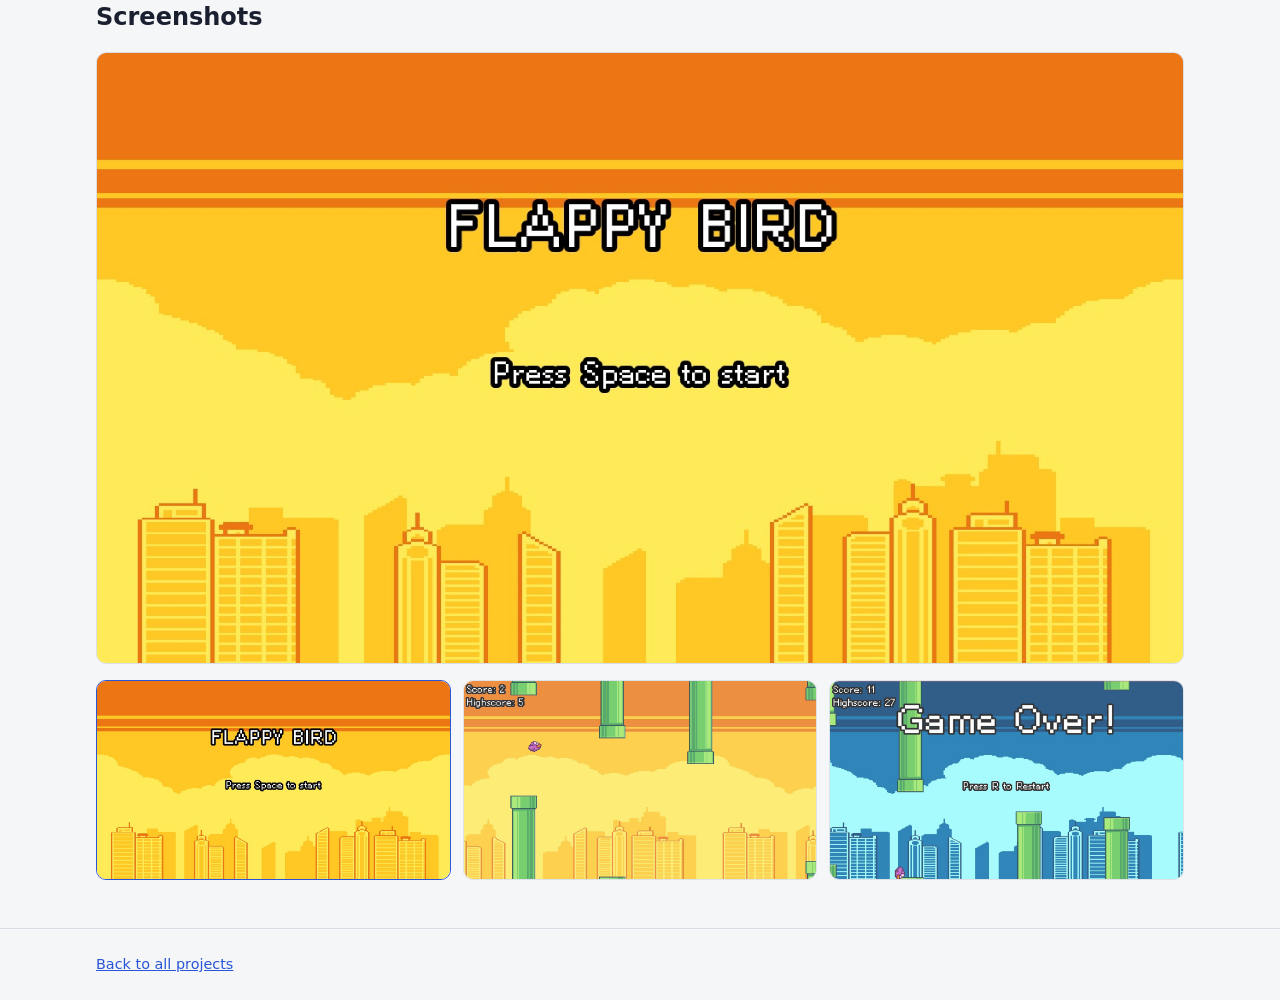
<file: projects/project-two.html>
<!DOCTYPE html>
<html lang="en">
<head>
  <meta charset="utf-8">
  <meta name="viewport" content="width=device-width, initial-scale=1">
  <title>Flappy Bird Clone | Carlton Hague</title>
  <meta name="description" content="A small arcade game built in C++ with SFML over 3 weeks in a team of 3.">
  <link rel="stylesheet" href="../style.css">
</head>
<body>
<header class="site-header compact">
  <div class="wrap">
    <a class="name" href="../index.html">Carlton Hague</a>
    <a href="../index.html">All projects</a>
  </div>
</header>

<main class="wrap project">
  <h1>Flappy Bird Clone</h1>
  <p class="summary">A fast-paced arcade game inspired by Flappy Bird, created in C++ with SFML over 3 weeks as part of a small team project.</p>

  <dl class="facts">
    <div><dt>Role</dt><dd>Gameplay programmer</dd></div>
    <div><dt>Tools</dt><dd>C++, SFML</dd></div>
    <div><dt>Team</dt><dd>Team of 3</dd></div>
    <div><dt>Timeframe</dt><dd>3 weeks</dd></div>
  </dl>

  <div class="actions">
    <a class="button" href="https://carltongames.itch.io/notflappybird">Play on itch.io</a>
    <a class="button secondary" href="https://github.com/KynanPR/Flappy-Bird">View code on GitHub</a>
  </div>

  <div class="media">
    <img src="../Videos/FlappyGif.gif" alt="Flappy Bird style game animation showing the gameplay loop" width="1280" height="720">
  </div>

  <section class="prose">
    <h2>About the project</h2>
    <p>This project was a short game development challenge where we built a Flappy Bird-inspired game in C++ using SFML. The goal was to improve our C++ skills and to produce a working 2D game within a short development timeframe.</p>

    <h2>What I worked on</h2>
    <ul>
      <li>I worked on the player movement and score progression systems, helping to make the gameplay feel smooth and consistent.</li>
      <li>I helped structure the codebase using object-oriented design, which made the project easier to maintain and expand as we developed it.</li>
      <li>One challenge I had to overcome was making the movement feel smooth, fair, and responsive. For example, the bird’s rotation had to match the Y velocity so the motion felt natural and consistent.</li>
    </ul>
  </section>

  <section>
    <h2>Screenshots</h2>

    <div class="gallery-shell">
      <button class="feature-stage" id="featured-stage" type="button" aria-label="Open enlarged screenshot view">
        <img id="featured-image" src="../images/Flappy_Title%20shot.jpg" alt="Flappy Bird clone title screen" width="1280" height="720" loading="lazy">
      </button>

      <div class="gallery-thumbs" aria-label="Project screenshots">
        <button class="thumb is-active" type="button" data-index="0" aria-label="Show screenshot 1">
          <img src="../images/Flappy_Title%20shot.jpg" alt="Screenshot 1 thumbnail" width="1280" height="720" loading="lazy">
        </button>
        <button class="thumb" type="button" data-index="1" aria-label="Show screenshot 2">
          <img src="../images/Flappy%20move%201.jpg" alt="Screenshot 2 thumbnail" width="1280" height="720" loading="lazy">
        </button>
        <button class="thumb" type="button" data-index="2" aria-label="Show screenshot 3">
          <img src="../images/flappy%20game%20over%20shot.jpg" alt="Screenshot 3 thumbnail" width="1280" height="720" loading="lazy">
        </button>
      </div>
    </div>
  </section>
</main>

<div class="lightbox" id="gallery-lightbox" aria-hidden="true">
  <div class="lightbox-panel">
    <button class="lightbox-close" type="button" aria-label="Close enlarged screenshot">×</button>
    <img id="lightbox-image" src="../images/Flappy_Title%20shot.jpg" alt="Enlarged project screenshot">
  </div>
</div>

<footer class="site-footer">
  <div class="wrap"><a href="../index.html">Back to all projects</a></div>
</footer>

<script>
  const images = [
    '../images/Flappy_Title%20shot.jpg',
    '../images/Flappy%20move%201.jpg',
    '../images/flappy%20game%20over%20shot.jpg'
  ];

  const featuredImage = document.getElementById('featured-image');
  const featuredStage = document.getElementById('featured-stage');
  const thumbs = document.querySelectorAll('.thumb');
  const lightbox = document.getElementById('gallery-lightbox');
  const lightboxImage = document.getElementById('lightbox-image');
  const closeButton = document.querySelector('.lightbox-close');
  let activeIndex = 0;
  let cycleTimer;

  function renderFeatured(index) {
    activeIndex = index;
    featuredImage.src = images[index];
    featuredImage.alt = `Flappy Bird clone screenshot ${index + 1}`;

    thumbs.forEach((thumb, thumbIndex) => {
      thumb.classList.toggle('is-active', thumbIndex === index);
    });
  }

  function nextFeatured() {
    const nextIndex = (activeIndex + 1) % images.length;
    renderFeatured(nextIndex);
  }

  function startCycle() {
    clearInterval(cycleTimer);
    cycleTimer = setInterval(nextFeatured, 3500);
  }

  thumbs.forEach((thumb) => {
    thumb.addEventListener('click', () => {
      renderFeatured(Number(thumb.dataset.index));
      startCycle();
    });
  });

  featuredStage.addEventListener('click', () => {
    lightboxImage.src = images[activeIndex];
    lightboxImage.alt = `Enlarged Flappy Bird clone screenshot ${activeIndex + 1}`;
    lightbox.classList.add('is-open');
    lightbox.setAttribute('aria-hidden', 'false');
    clearInterval(cycleTimer);
  });

  function closeLightbox() {
    lightbox.classList.remove('is-open');
    lightbox.setAttribute('aria-hidden', 'true');
    startCycle();
  }

  closeButton.addEventListener('click', closeLightbox);

  lightbox.addEventListener('click', (event) => {
    if (event.target === lightbox) {
      closeLightbox();
    }
  });

  document.addEventListener('keydown', (event) => {
    if (event.key === 'Escape' && lightbox.classList.contains('is-open')) {
      closeLightbox();
    }
  });

  renderFeatured(0);
  startCycle();
</script>
</body>
</html>
</file>
<file: style.css>
/* Change the colours and sizes here and every page updates. */
:root {
  --bg: #f5f6f8;
  --surface: #ffffff;
  --text: #1a2030;
  --muted: #566070;
  --accent: #2a55d6;
  --accent-text: #ffffff;
  --border: #d9dee6;
  --radius: 10px;
  --max: 68rem;
  color-scheme: light dark;
}
@media (prefers-color-scheme: dark) {
  :root {
    --bg: #11141b;
    --surface: #1a1f2a;
    --text: #e7eaf0;
    --muted: #9ba5b5;
    --accent: #8aa6ff;
    --accent-text: #10131a;
    --border: #2b3240;
  }
}

* { box-sizing: border-box; }
body {
  margin: 0;
  background: var(--bg);
  color: var(--text);
  font: 1rem/1.6 system-ui, -apple-system, "Segoe UI", Roboto, sans-serif;
}
img, video, iframe { display: block; max-width: 100%; }
a { color: var(--accent); }
a:focus-visible { outline: 3px solid var(--accent); outline-offset: 2px; }
h2 { font-size: 1.5rem; margin: 2.5rem 0 1rem; }
.wrap { width: min(100% - 2rem, var(--max)); margin-inline: auto; }

/* Header */
.site-header { background: var(--surface); border-bottom: 1px solid var(--border); }
.site-header .wrap {
  display: flex; flex-wrap: wrap; align-items: flex-end;
  justify-content: space-between; gap: 1rem 2rem; padding-block: 2rem;
}
.site-header h1 { margin: 0; font-size: clamp(2rem, 7vw, 3.25rem); line-height: 1.1; letter-spacing: -0.02em; }
.tagline { margin: 0.4rem 0 0; color: var(--muted); font-size: 1.125rem; }
.contact { display: flex; flex-wrap: wrap; gap: 0.5rem 1.25rem; list-style: none; margin: 0; padding: 0; }
.site-header.compact .wrap { align-items: center; padding-block: 1rem; }
.site-header .name { font-size: 1.25rem; font-weight: 700; color: var(--text); text-decoration: none; }

/* Home page project cards */
.projects {
  display: grid; gap: 1.5rem; list-style: none; margin: 0; padding: 0;
  grid-template-columns: repeat(auto-fill, minmax(min(100%, 19rem), 1fr));
}
.card {
  position: relative; display: flex; flex-direction: column; overflow: hidden;
  background: var(--surface); border: 1px solid var(--border); border-radius: var(--radius);
}
.card:hover, .card:focus-within { border-color: var(--accent); }
.card img { width: 100%; height: auto; aspect-ratio: 16 / 9; object-fit: cover; }
.card-body { display: flex; flex-direction: column; flex: 1; gap: 0.6rem; padding: 1rem 1.125rem 1.25rem; }
.card h3 { margin: 0; font-size: 1.25rem; }
.card h3 a { color: inherit; text-decoration: none; }
.card h3 a::after { content: ""; position: absolute; inset: 0; } /* makes the whole card clickable */
.card p { margin: 0; color: var(--muted); }
.tags { display: flex; flex-wrap: wrap; gap: 0.375rem; list-style: none; margin: auto 0 0; padding: 0; font-size: 0.875rem; }
.tags li { border: 1px solid var(--border); border-radius: 999px; padding: 0.1rem 0.7rem; color: var(--muted); }

/* Project pages */
main { padding-bottom: 3rem; }
.project h1 { margin: 2rem 0 0.5rem; font-size: clamp(1.75rem, 5vw, 2.5rem); line-height: 1.15; }
.summary { max-width: 42rem; margin: 0; color: var(--muted); font-size: 1.125rem; }
.facts {
  display: grid; gap: 1rem; margin: 1.5rem 0; padding: 1rem 0;
  grid-template-columns: repeat(auto-fit, minmax(9rem, 1fr));
  border-block: 1px solid var(--border);
}
.facts dt { color: var(--muted); font-size: 0.875rem; }
.facts dd { margin: 0; font-weight: 600; }
.actions { display: flex; flex-wrap: wrap; gap: 0.75rem; margin: 0 0 1.5rem; }
.button {
  display: inline-block; padding: 0.6rem 1.1rem; border: 1px solid var(--accent);
  border-radius: var(--radius); background: var(--accent); color: var(--accent-text);
  font-weight: 600; text-decoration: none;
}
.button.secondary { background: transparent; color: var(--accent); }
.video { aspect-ratio: 16 / 9; }
.video iframe { width: 100%; height: 100%; border: 0; border-radius: var(--radius); }
.prose { max-width: 42rem; }
.prose h2 { margin-top: 2rem; }

.gallery-shell {
  display: grid; gap: 1rem;
  max-width: 68rem;
}
.feature-stage {
  width: 100%;
  aspect-ratio: 16 / 9;
  padding: 0;
  border: 1px solid var(--border);
  border-radius: var(--radius);
  background: #1a1230;
  overflow: hidden;
  cursor: zoom-in;
}
.feature-stage img {
  display: block;
  width: 100%;
  height: 100%;
  object-fit: cover;
  object-position: center;
  background: #1a1230;
}
.gallery-thumbs {
  display: grid; grid-template-columns: repeat(auto-fit, minmax(min(100%, 12rem), 1fr));
  gap: 0.75rem;
}
.thumb {
  padding: 0; border: 1px solid var(--border); border-radius: var(--radius); overflow: hidden;
  background: transparent; cursor: pointer; transition: border-color 0.15s ease, transform 0.15s ease, opacity 0.15s ease;
  opacity: 0.8;
  aspect-ratio: 16 / 9;
}
.thumb:hover, .thumb:focus-visible {
  border-color: var(--accent);
}
.thumb.is-active {
  border-color: var(--accent);
  opacity: 1;
}
.thumb img {
  display: block; width: 100%; height: 100%; object-fit: cover; object-position: center; background: #1a1230;
}

.lightbox {
  position: fixed;
  inset: 0;
  display: none;
  align-items: center;
  justify-content: center;
  background: rgba(10, 14, 20, 0.82);
  padding: 1.5rem;
  z-index: 1000;
}
.lightbox.is-open { display: flex; }
.lightbox-panel {
  position: relative;
  width: min(92vw, 1200px);
  aspect-ratio: 16 / 9;
  max-height: 88vh;
  display: flex;
  align-items: center;
  justify-content: center;
  background: rgba(255, 255, 255, 0.04);
  border-radius: var(--radius);
}
.lightbox-panel img {
  display: block;
  width: 100%;
  height: 100%;
  max-width: 100%;
  max-height: 88vh;
  border-radius: var(--radius);
  object-fit: cover;
  object-position: center;
  border: 1px solid rgba(255, 255, 255, 0.15);
  background: #1a1230;
}
.lightbox-close {
  position: absolute; top: 0.75rem; right: 0.75rem; width: 2.5rem; height: 2.5rem; border: 0;
  border-radius: 999px; background: rgba(10, 14, 20, 0.8); color: #fff; font-size: 1.5rem; cursor: pointer;
}

@media (max-width: 640px) {
  .gallery-thumbs {
    grid-template-columns: repeat(3, minmax(0, 1fr));
  }
  .feature-stage img {
    max-height: 40vh;
  }
  .lightbox {
    padding: 0.75rem;
  }
  .lightbox-panel {
    width: 100%;
    max-height: 82vh;
  }
  .lightbox-panel img {
    max-height: 82vh;
  }
}

/* Footer */
.site-footer { border-top: 1px solid var(--border); padding-block: 1.5rem; color: var(--muted); font-size: 0.9rem; }
</file>
